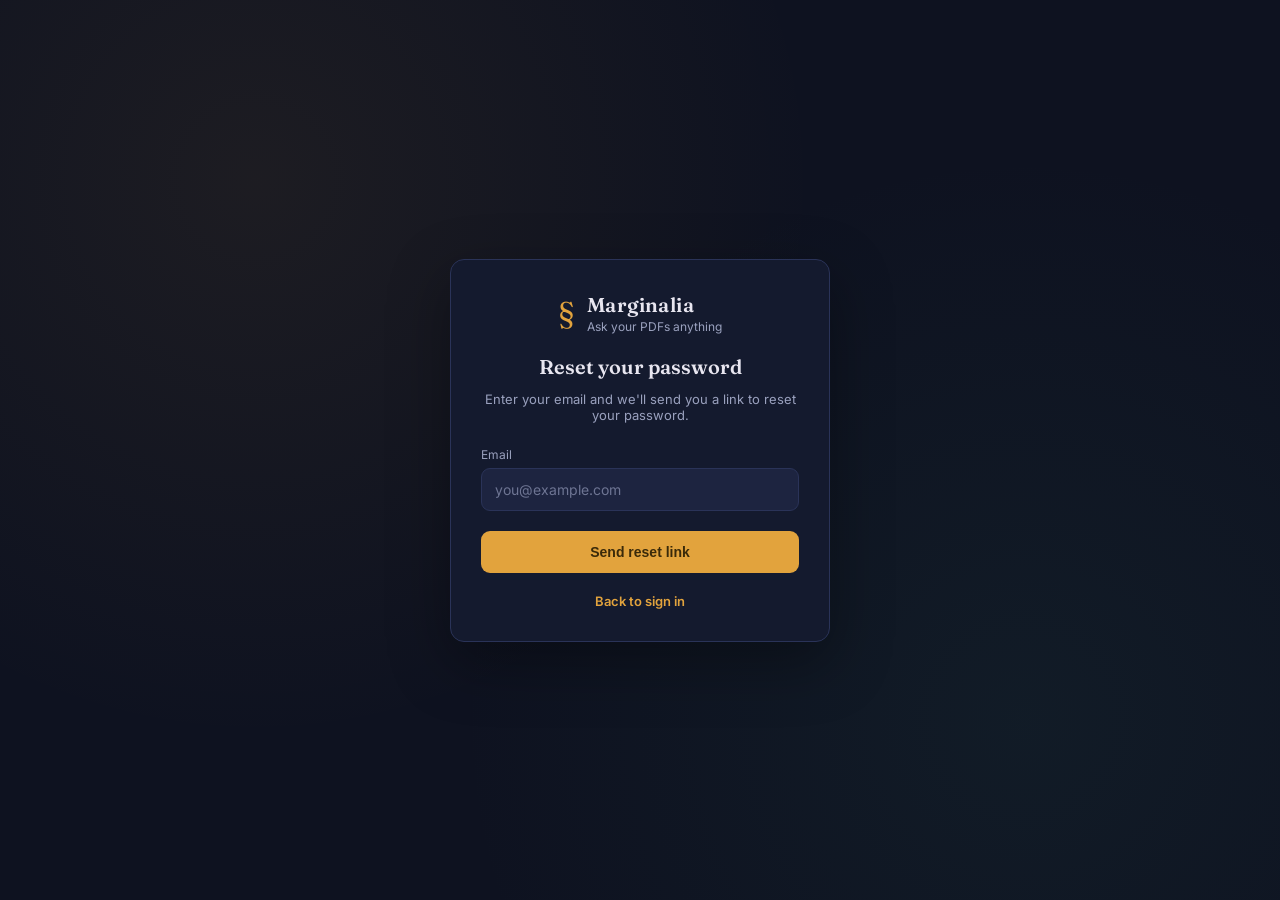
<file: frontend/forgot-password.html>
<!DOCTYPE html>
<html lang="en">
<head>
<meta charset="UTF-8">
<meta name="viewport" content="width=device-width, initial-scale=1.0">
<title>Forgot password — Marginalia</title>
<link rel="preconnect" href="https://fonts.googleapis.com">
<link href="https://fonts.googleapis.com/css2?family=Fraunces:opsz,wght@9..144,400;9..144,600;9..144,700&family=Inter:wght@400;500;600&family=JetBrains+Mono:wght@400;500&display=swap" rel="stylesheet">
<link rel="stylesheet" href="style.css">
</head>
<body class="auth-body">

<div class="auth-screen">
  <div class="auth-card">
    <div class="brand auth-brand">
      <span class="brand-mark">§</span>
      <div>
        <h1>Marginalia</h1>
        <p>Ask your PDFs anything</p>
      </div>
    </div>

    <h2 class="auth-heading">Reset your password</h2>
    <p class="auth-hint" id="formHint">Enter your email and we'll send you a link to reset your password.</p>

    <form class="auth-form" id="forgotForm">
      <label class="auth-label" for="authEmail">Email</label>
      <input class="auth-input" type="email" id="authEmail" placeholder="you@example.com" autocomplete="email" required>

      <p class="auth-error" id="authError" hidden></p>
      <p class="auth-success" id="authSuccess" hidden></p>

      <button class="auth-submit" type="submit" id="authSubmit">Send reset link</button>
    </form>

    <p class="auth-switch"><a href="login.html">Back to sign in</a></p>
  </div>
</div>

<script>
const API = window.API_BASE_URL || "/api";

const els = {
  form: document.getElementById("forgotForm"),
  email: document.getElementById("authEmail"),
  error: document.getElementById("authError"),
  success: document.getElementById("authSuccess"),
  submit: document.getElementById("authSubmit"),
  hint: document.getElementById("formHint"),
};

els.form.addEventListener("submit", async (e) => {
  e.preventDefault();
  els.error.hidden = true;
  els.success.hidden = true;
  els.submit.disabled = true;

  try {
    const res = await fetch(`${API}/auth/forgot-password`, {
      method: "POST",
      headers: { "Content-Type": "application/json" },
      body: JSON.stringify({ email: els.email.value.trim() }),
    });
    const data = await res.json();

    if (!res.ok) {
      els.error.textContent = data.detail || "Something went wrong. Please try again.";
      els.error.hidden = false;
      return;
    }

    els.success.textContent = data.message;
    els.success.hidden = false;
    els.hint.hidden = true;
    els.form.hidden = true;
  } catch {
    els.error.textContent = "Couldn't reach the backend. Is the server running?";
    els.error.hidden = false;
  } finally {
    els.submit.disabled = false;
  }
});
</script>
</body>
</html>
</file>
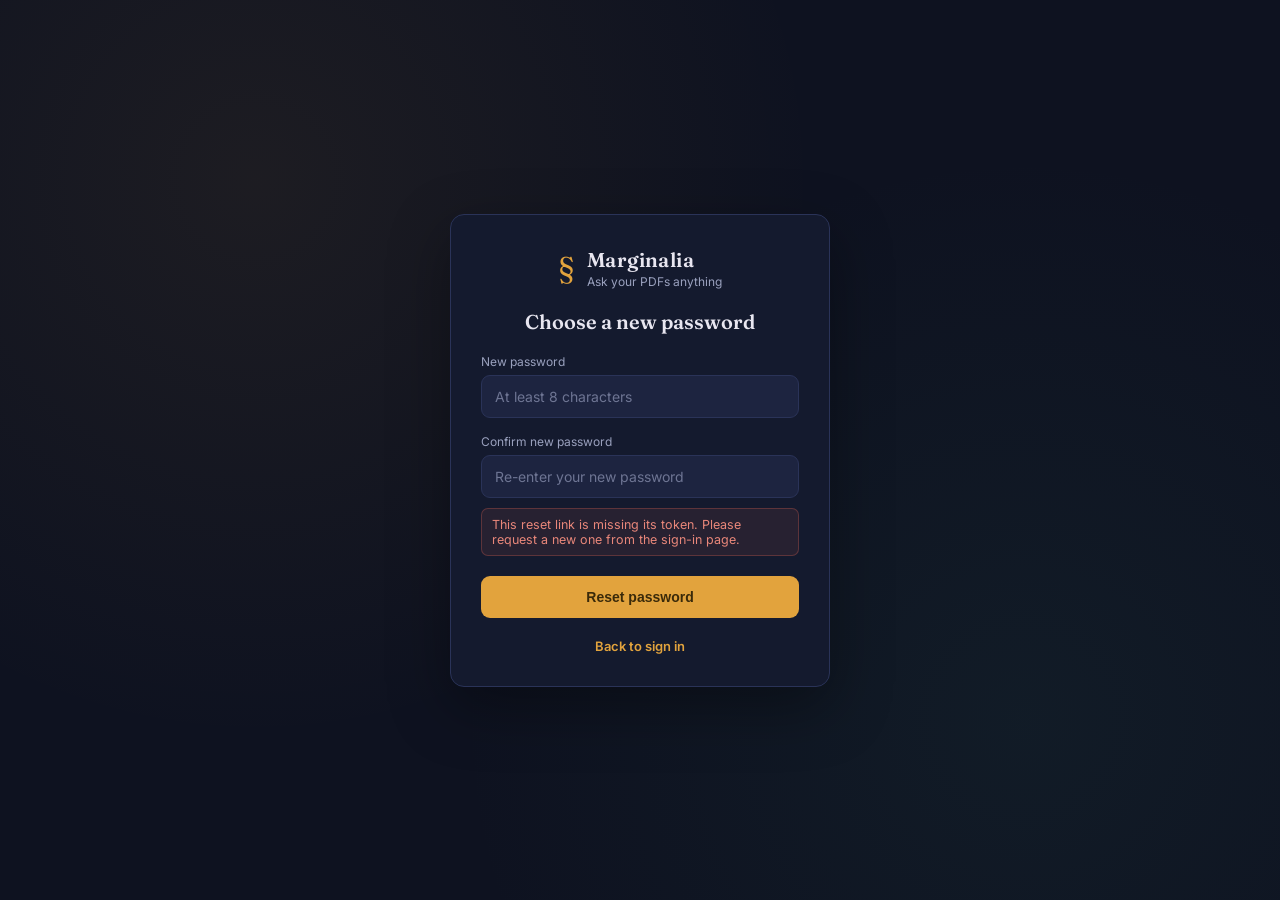
<file: frontend/reset-password.html>
<!DOCTYPE html>
<html lang="en">
<head>
<meta charset="UTF-8">
<meta name="viewport" content="width=device-width, initial-scale=1.0">
<title>Reset password — Marginalia</title>
<link rel="preconnect" href="https://fonts.googleapis.com">
<link href="https://fonts.googleapis.com/css2?family=Fraunces:opsz,wght@9..144,400;9..144,600;9..144,700&family=Inter:wght@400;500;600&family=JetBrains+Mono:wght@400;500&display=swap" rel="stylesheet">
<link rel="stylesheet" href="style.css">
</head>
<body class="auth-body">

<div class="auth-screen">
  <div class="auth-card">
    <div class="brand auth-brand">
      <span class="brand-mark">§</span>
      <div>
        <h1>Marginalia</h1>
        <p>Ask your PDFs anything</p>
      </div>
    </div>

    <h2 class="auth-heading">Choose a new password</h2>

    <form class="auth-form" id="resetForm">
      <label class="auth-label" for="newPassword">New password</label>
      <input class="auth-input" type="password" id="newPassword" placeholder="At least 8 characters" autocomplete="new-password" minlength="8" required>

      <label class="auth-label" for="confirmPassword">Confirm new password</label>
      <input class="auth-input" type="password" id="confirmPassword" placeholder="Re-enter your new password" autocomplete="new-password" minlength="8" required>

      <p class="auth-error" id="authError" hidden></p>
      <p class="auth-success" id="authSuccess" hidden></p>

      <button class="auth-submit" type="submit" id="authSubmit">Reset password</button>
    </form>

    <p class="auth-switch"><a href="login.html">Back to sign in</a></p>
  </div>
</div>

<script>
const API = window.API_BASE_URL || "/api";

const els = {
  form: document.getElementById("resetForm"),
  newPassword: document.getElementById("newPassword"),
  confirmPassword: document.getElementById("confirmPassword"),
  error: document.getElementById("authError"),
  success: document.getElementById("authSuccess"),
  submit: document.getElementById("authSubmit"),
};

const token = new URLSearchParams(window.location.search).get("token");

if (!token) {
  els.error.textContent = "This reset link is missing its token. Please request a new one from the sign-in page.";
  els.error.hidden = false;
  els.form.hidden = true;
}

els.form.addEventListener("submit", async (e) => {
  e.preventDefault();
  els.error.hidden = true;
  els.success.hidden = true;

  if (els.newPassword.value !== els.confirmPassword.value) {
    els.error.textContent = "Passwords don't match.";
    els.error.hidden = false;
    return;
  }

  els.submit.disabled = true;

  try {
    const res = await fetch(`${API}/auth/reset-password`, {
      method: "POST",
      headers: { "Content-Type": "application/json" },
      body: JSON.stringify({ token, new_password: els.newPassword.value }),
    });
    const data = await res.json();

    if (!res.ok) {
      els.error.textContent = data.detail || "Something went wrong. Please try again.";
      els.error.hidden = false;
      return;
    }

    els.success.textContent = `${data.message} Redirecting to sign in…`;
    els.success.hidden = false;
    els.form.hidden = true;
    setTimeout(() => (window.location.href = "login.html"), 2000);
  } catch {
    els.error.textContent = "Couldn't reach the backend. Is the server running?";
    els.error.hidden = false;
  } finally {
    els.submit.disabled = false;
  }
});
</script>
</body>
</html>
</file>
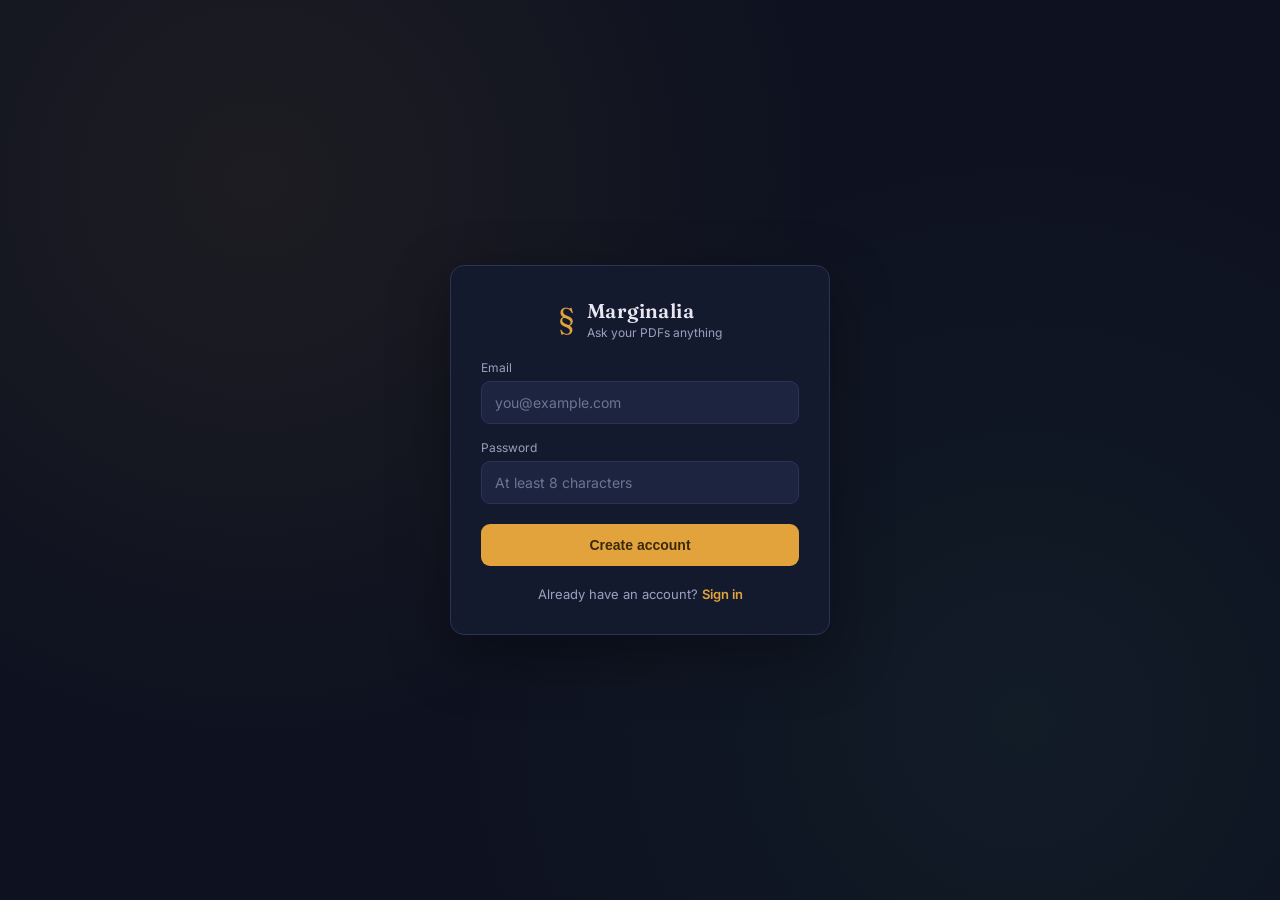
<file: frontend/signup.html>
<!DOCTYPE html>
<html lang="en">
<head>
<meta charset="UTF-8">
<meta name="viewport" content="width=device-width, initial-scale=1.0">
<title>Create account — Marginalia</title>
<link rel="preconnect" href="https://fonts.googleapis.com">
<link href="https://fonts.googleapis.com/css2?family=Fraunces:opsz,wght@9..144,400;9..144,600;9..144,700&family=Inter:wght@400;500;600&family=JetBrains+Mono:wght@400;500&display=swap" rel="stylesheet">
<link rel="stylesheet" href="style.css">
</head>
<body>

<div class="auth-screen" id="authScreen">
  <div class="auth-card">
    <div class="brand auth-brand">
      <span class="brand-mark">§</span>
      <div>
        <h1>Marginalia</h1>
        <p>Ask your PDFs anything</p>
      </div>
    </div>

    <form class="auth-form" id="authForm">
      <label class="auth-label" for="authEmail">Email</label>
      <input class="auth-input" type="email" id="authEmail" placeholder="you@example.com" autocomplete="email" required>

      <label class="auth-label" for="authPassword">Password</label>
      <input class="auth-input" type="password" id="authPassword" placeholder="At least 8 characters" autocomplete="new-password" minlength="8" required>

      <p class="auth-error" id="authError" hidden></p>

      <button class="auth-submit" type="submit" id="authSubmit">Create account</button>
    </form>

    <p class="auth-switch">Already have an account? <a href="login.html">Sign in</a></p>
  </div>
</div>

<script src="auth-common.js"></script>
<script src="signup.js"></script>
</body>
</html>
</file>
<file: frontend/style.css>
:root{
  --ink-950:#0E1220;
  --ink-900-solid:#141A2E;
  --ink-800:#1D2440;
  --ink-700:#2A3358;
  --paper:#F6F3EC;
  --paper-dim:#EDE9DE;
  --amber:#E2A33D;
  --amber-dark:#B97D22;
  --teal:#2F6F63;
  --ink-text:#E8E6F0;
  --paper-text:#1E1B16;
  --muted:#9AA1BE;
  --font-display:"Fraunces", serif;
  --font-body:"Inter", -apple-system, sans-serif;
  --font-mono:"JetBrains Mono", monospace;
}

*{ margin:0; padding:0; box-sizing:border-box; }

body{
  font-family: var(--font-body);
  background: var(--ink-950);
  color: var(--paper-text);
  height:100vh;
  overflow:hidden;
}

.app{
  display:flex;
  height:100vh;
}

/* ---------- Sidebar ---------- */

.sidebar{
  width:320px;
  min-width:320px;
  background: var(--ink-900-solid);
  color: var(--ink-text);
  padding:28px 24px;
  display:flex;
  flex-direction:column;
  gap:20px;
  border-right: 1px solid var(--ink-700);
}

.brand{
  display:flex;
  align-items:center;
  gap:12px;
}

.brand-mark{
  font-family: var(--font-display);
  font-size:30px;
  color: var(--amber);
  line-height:1;
}

.brand h1{
  font-family: var(--font-display);
  font-weight:600;
  font-size:20px;
  letter-spacing:0.02em;
}

.brand p{
  font-size:12px;
  color: var(--muted);
  margin-top:2px;
}

.status-row{
  display:flex;
  align-items:center;
  gap:8px;
  font-size:12px;
  color: var(--muted);
  font-family: var(--font-mono);
}

.status-dot{
  width:8px;
  height:8px;
  border-radius:50%;
  background: var(--muted);
  flex-shrink:0;
}
.status-dot.online{ background:#5FBF8C; box-shadow:0 0 6px #5FBF8C88; }
.status-dot.offline{ background:#D9614F; box-shadow:0 0 6px #D9614F88; }

.dropzone{
  border:1.5px dashed var(--ink-700);
  border-radius:10px;
  padding:22px 14px;
  text-align:center;
  cursor:pointer;
  display:flex;
  flex-direction:column;
  align-items:center;
  gap:8px;
  transition: border-color .15s ease, background .15s ease;
}
.dropzone:hover, .dropzone.drag-over{
  border-color: var(--amber);
  background: rgba(226,163,61,0.06);
}
.dropzone-icon{
  font-size:20px;
  color: var(--amber);
  font-family: var(--font-display);
}
.dropzone-label{
  font-size:13px;
  color: var(--muted);
}

.upload-progress{
  display:flex;
  flex-direction:column;
  gap:6px;
}
.upload-progress-bar{
  height:4px;
  background: var(--ink-700);
  border-radius:2px;
  overflow:hidden;
}
.upload-progress-fill{
  height:100%;
  width:30%;
  background: var(--amber);
  animation: indeterminate 1.1s ease-in-out infinite;
}
@keyframes indeterminate{
  0%{ transform:translateX(-100%); }
  100%{ transform:translateX(330%); }
}
#uploadStatus{
  font-size:11px;
  color: var(--muted);
  font-family: var(--font-mono);
}

.section-label{
  font-size:11px;
  text-transform:uppercase;
  letter-spacing:0.08em;
  color: var(--muted);
  font-weight:500;
  margin-top:4px;
}

.file-list{
  list-style:none;
  display:flex;
  flex-direction:column;
  gap:6px;
  overflow-y:auto;
  flex:1;
  min-height:40px;
}

.file-list li{
  font-size:13px;
  padding:9px 10px;
  background: var(--ink-800);
  border-radius:8px;
  display:flex;
  align-items:center;
  gap:8px;
  word-break:break-word;
}
.file-list li::before{
  content:"📄";
  font-size:12px;
}
.file-list .empty-state{
  background:none;
  color: var(--muted);
  font-style:italic;
  font-size:12.5px;
}
.file-list .empty-state::before{ content:none; }

.reset-btn{
  background:none;
  border:1px solid var(--ink-700);
  color: var(--muted);
  padding:10px;
  border-radius:8px;
  font-size:12.5px;
  cursor:pointer;
  transition: border-color .15s ease, color .15s ease;
}
.reset-btn:hover{
  border-color:#D9614F;
  color:#D9614F;
}

/* ---------- Chat panel ---------- */

.chat-panel{
  flex:1;
  display:flex;
  flex-direction:column;
  background: var(--paper);
}

.chat-header{
  padding:26px 40px 18px;
  border-bottom:1px solid var(--paper-dim);
}
.chat-header h2{
  font-family: var(--font-display);
  font-weight:600;
  font-size:24px;
}
.chat-header p{
  font-size:13px;
  color:#6B6559;
  margin-top:4px;
}

.chat-box{
  flex:1;
  overflow-y:auto;
  padding:30px 40px;
  display:flex;
  flex-direction:column;
  gap:22px;
}

.chat-empty{
  margin:auto;
  text-align:center;
  color:#8A8477;
  max-width:320px;
}
.chat-empty-mark{
  font-family: var(--font-display);
  font-size:40px;
  color: var(--amber-dark);
  margin-bottom:6px;
}

.message{
  max-width:68%;
  padding:14px 18px;
  border-radius:14px;
  line-height:1.55;
  font-size:15px;
}

.message.user{
  align-self:flex-end;
  background: var(--ink-900-solid);
  color: var(--ink-text);
  border-bottom-right-radius:4px;
}

.message.bot{
  align-self:flex-start;
  background:#fff;
  border:1px solid var(--paper-dim);
  border-bottom-left-radius:4px;
}

.message.error{
  align-self:flex-start;
  background:#FBEAE7;
  border:1px solid #E9B8AF;
  color:#8A3A2C;
}

.message.pending{
  align-self:flex-start;
  color:#8A8477;
  font-style:italic;
}

.sources{
  margin-top:12px;
  padding-top:10px;
  border-top:1px dashed var(--paper-dim);
  display:flex;
  flex-wrap:wrap;
  gap:6px;
}

.source-tab{
  font-family: var(--font-mono);
  font-size:11px;
  background: var(--amber);
  color:#3A2A0A;
  padding:4px 9px;
  border-radius:0 0 6px 6px;
  position:relative;
  top:-1px;
}

.input-area{
  display:flex;
  gap:10px;
  padding:18px 40px 26px;
  background: var(--paper);
  border-top:1px solid var(--paper-dim);
}

.input-area input{
  flex:1;
  padding:13px 16px;
  font-size:14.5px;
  border:1px solid var(--paper-dim);
  border-radius:10px;
  background:#fff;
  font-family: var(--font-body);
}
.input-area input:focus{
  outline:2px solid var(--amber);
  outline-offset:1px;
}

.input-area button{
  padding:13px 24px;
  border:none;
  border-radius:10px;
  background: var(--ink-900-solid);
  color:#fff;
  font-weight:600;
  cursor:pointer;
  font-size:14px;
  transition: background .15s ease;
}
.input-area button:hover{ background: var(--ink-800); }
.input-area button:disabled{ opacity:0.5; cursor:not-allowed; }

/* ---------- Auth screen ---------- */

.auth-screen{
  height:100vh;
  display:flex;
  align-items:center;
  justify-content:center;
  background: var(--ink-950);
  background-image: radial-gradient(circle at 20% 20%, rgba(226,163,61,0.07), transparent 45%),
                     radial-gradient(circle at 80% 80%, rgba(47,111,99,0.10), transparent 45%);
  padding:20px;
}

.auth-card{
  width:100%;
  max-width:380px;
  background: var(--ink-900-solid);
  border:1px solid var(--ink-700);
  border-radius:14px;
  padding:32px 30px;
  display:flex;
  flex-direction:column;
  gap:20px;
  box-shadow:0 20px 60px rgba(0,0,0,0.35);
}

.auth-body{
  margin:0;
}

.auth-brand{ justify-content:center; }
.auth-brand h1{ color: var(--ink-text); }

.auth-heading{
  text-align:center;
  color: var(--ink-text);
  font-family: var(--font-display);
  font-size:20px;
  font-weight:600;
  margin:0;
}

.auth-switch{
  text-align:center;
  font-size:13px;
  color: var(--muted);
  margin:0;
}
.auth-switch a{
  color: var(--amber);
  font-weight:600;
  text-decoration:none;
}
.auth-switch a:hover{ text-decoration:underline; }

.auth-form{
  display:flex;
  flex-direction:column;
  gap:6px;
}

.auth-label{
  font-size:12px;
  color: var(--muted);
  margin-top:10px;
}
.auth-label:first-child{ margin-top:0; }

.auth-input{
  padding:12px 13px;
  font-size:14px;
  border:1px solid var(--ink-700);
  border-radius:9px;
  background: var(--ink-800);
  color: var(--ink-text);
  font-family: var(--font-body);
}
.auth-input:focus{
  outline:2px solid var(--amber);
  outline-offset:1px;
}
.auth-input::placeholder{ color:#6E7593; }

.auth-hint{
  text-align:center;
  font-size:13px;
  color: var(--muted);
  margin:-8px 0 4px;
}

.auth-success{
  font-size:12.5px;
  color:#7FBF9E;
  background: rgba(47,111,99,0.12);
  border:1px solid rgba(47,111,99,0.35);
  border-radius:7px;
  padding:8px 10px;
  margin-top:4px;
}

.auth-error{
  font-size:12.5px;
  color:#E9877A;
  background: rgba(217,97,79,0.1);
  border:1px solid rgba(217,97,79,0.3);
  border-radius:7px;
  padding:8px 10px;
  margin-top:4px;
}

.auth-submit{
  margin-top:14px;
  padding:13px;
  border:none;
  border-radius:9px;
  background: var(--amber);
  color:#3A2A0A;
  font-weight:700;
  font-size:14px;
  cursor:pointer;
  transition: background .15s ease;
}
.auth-submit:hover{ background: var(--amber-dark); color:#fff; }
.auth-submit:disabled{ opacity:0.6; cursor:not-allowed; }

/* ---------- Account row (sidebar) ---------- */

.account-row{
  display:flex;
  align-items:center;
  justify-content:space-between;
  gap:8px;
  padding-bottom:6px;
  border-bottom:1px solid var(--ink-700);
}

.account-email{
  font-size:12px;
  color: var(--muted);
  font-family: var(--font-mono);
  overflow:hidden;
  text-overflow:ellipsis;
  white-space:nowrap;
}

.logout-btn{
  flex-shrink:0;
  background:none;
  border:1px solid var(--ink-700);
  color: var(--muted);
  padding:6px 10px;
  border-radius:7px;
  font-size:11.5px;
  cursor:pointer;
  transition: border-color .15s ease, color .15s ease;
}
.logout-btn:hover{
  border-color: var(--amber);
  color: var(--amber);
}

@media (max-width: 720px){
  .app{ flex-direction:column; }
  .sidebar{ width:100%; min-width:0; border-right:none; border-bottom:1px solid var(--ink-700); }
  .chat-header, .chat-box, .input-area{ padding-left:20px; padding-right:20px; }
}
</file>
